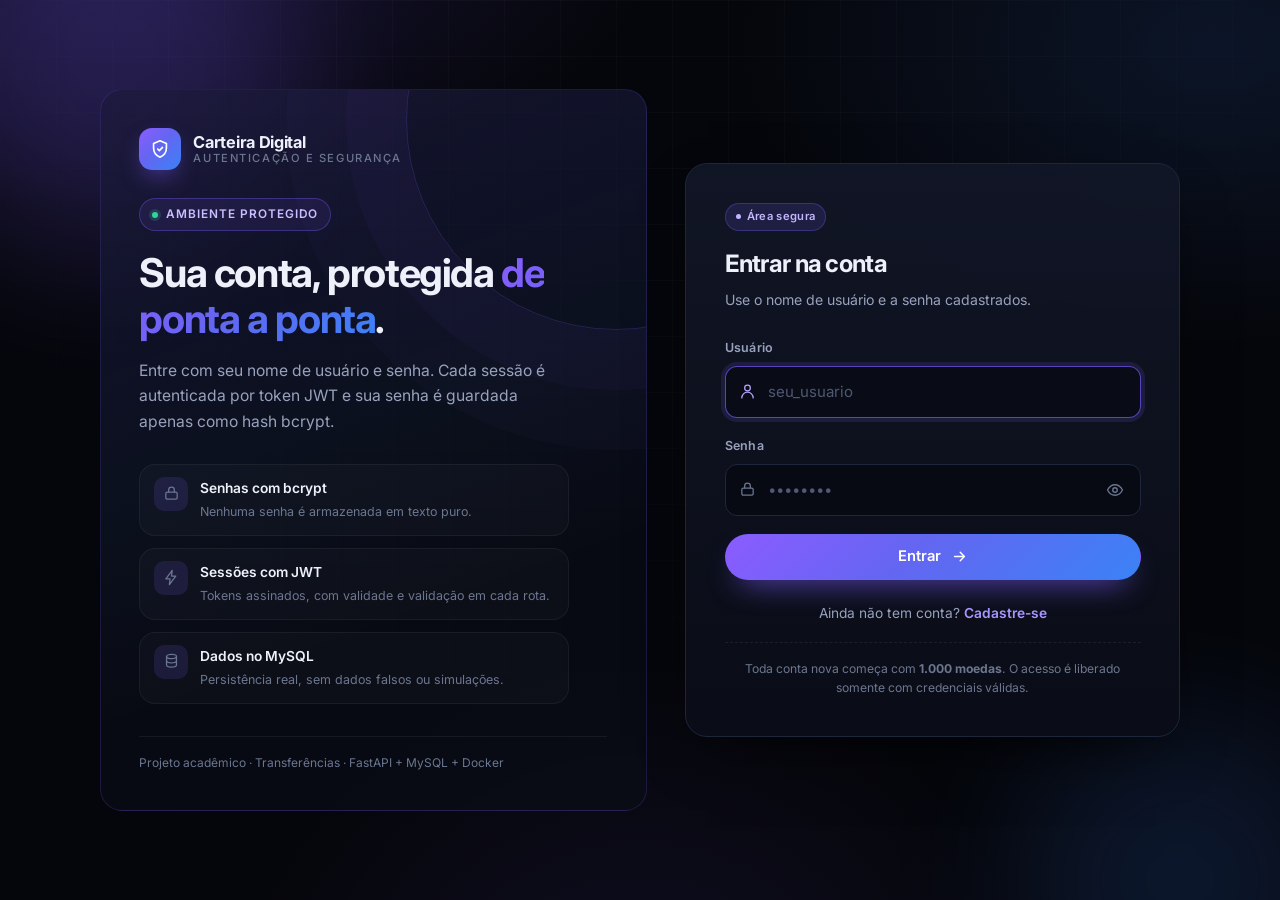
<file: frontend/index.html>
<!DOCTYPE html>
<html lang="pt-BR">
<head>
  <meta charset="UTF-8" />
  <meta name="viewport" content="width=device-width, initial-scale=1.0" />
  <meta name="description" content="Carteira Digital — login seguro com JWT e bcrypt." />
  <meta name="theme-color" content="#05060b" />
  <title>Entrar · Carteira Digital</title>
  <link rel="preconnect" href="https://fonts.googleapis.com" />
  <link rel="preconnect" href="https://fonts.gstatic.com" crossorigin />
  <link href="https://fonts.googleapis.com/css2?family=Inter:wght@400;500;600;700&display=swap" rel="stylesheet" />
  <link rel="stylesheet" href="css/styles.css" />
</head>
<body class="auth-page">
  <!-- Fundo decorativo -->
  <div class="bg-decor" aria-hidden="true">
    <span class="orb orb--1"></span>
    <span class="orb orb--2"></span>
  </div>

  <main class="auth-shell">
    <!-- Painel de apresentação -->
    <section class="auth-intro">
      <div class="auth-intro__content">
        <div class="brand" style="margin-bottom: 28px;">
          <span class="brand__mark" aria-hidden="true">
            <svg viewBox="0 0 24 24" fill="none" stroke-width="1.8" stroke-linecap="round" stroke-linejoin="round">
              <path d="M12 3l7 3v5c0 4.5-3 8.4-7 10-4-1.6-7-5.5-7-10V6l7-3z" />
              <path d="M9.5 12l1.8 1.8 3.4-3.6" />
            </svg>
          </span>
          <span class="brand__name">
            Carteira Digital
            <small>Autenticação e Segurança</small>
          </span>
        </div>

        <span class="eyebrow"><span class="dot"></span> Ambiente protegido</span>

        <h1>Sua conta, protegida <span>de ponta a ponta</span>.</h1>
        <p class="lead">
          Entre com seu nome de usuário e senha. Cada sessão é autenticada por
          token JWT e sua senha é guardada apenas como hash bcrypt.
        </p>

        <ul class="auth-features">
          <li class="auth-feature">
            <span class="auth-feature__icon" aria-hidden="true">
              <svg viewBox="0 0 24 24" fill="none" stroke="currentColor" stroke-width="1.8" stroke-linecap="round" stroke-linejoin="round">
                <rect x="4" y="10" width="16" height="10" rx="2" />
                <path d="M8 10V7a4 4 0 018 0v3" />
              </svg>
            </span>
            <div>
              <strong>Senhas com bcrypt</strong>
              <span>Nenhuma senha é armazenada em texto puro.</span>
            </div>
          </li>
          <li class="auth-feature">
            <span class="auth-feature__icon" aria-hidden="true">
              <svg viewBox="0 0 24 24" fill="none" stroke="currentColor" stroke-width="1.8" stroke-linecap="round" stroke-linejoin="round">
                <path d="M13 2L4 14h6l-1 8 9-12h-6l1-8z" />
              </svg>
            </span>
            <div>
              <strong>Sessões com JWT</strong>
              <span>Tokens assinados, com validade e validação em cada rota.</span>
            </div>
          </li>
          <li class="auth-feature">
            <span class="auth-feature__icon" aria-hidden="true">
              <svg viewBox="0 0 24 24" fill="none" stroke="currentColor" stroke-width="1.8" stroke-linecap="round" stroke-linejoin="round">
                <ellipse cx="12" cy="5" rx="7" ry="3" />
                <path d="M5 5v6c0 1.7 3.1 3 7 3s7-1.3 7-3V5" />
                <path d="M5 11v6c0 1.7 3.1 3 7 3s7-1.3 7-3v-6" />
              </svg>
            </span>
            <div>
              <strong>Dados no MySQL</strong>
              <span>Persistência real, sem dados falsos ou simulações.</span>
            </div>
          </li>
        </ul>
      </div>

      <p class="auth-intro__footer">
        Projeto acadêmico · Transferências · FastAPI + MySQL + Docker
      </p>
    </section>

    <!-- Formulário de login -->
    <section class="auth-card">
      <header class="auth-card__head">
        <span class="badge badge--purple">Área segura</span>
        <h2>Entrar na conta</h2>
        <p>Use o nome de usuário e a senha cadastrados.</p>
      </header>

      <form id="form-login" class="form" novalidate autocomplete="on">
        <div class="field">
          <label for="username">Usuário</label>
          <div class="input-wrap">
            <svg class="input-icon" viewBox="0 0 24 24" fill="none" stroke="currentColor" stroke-width="1.8" stroke-linecap="round" stroke-linejoin="round" aria-hidden="true">
              <path d="M20 21a8 8 0 10-16 0" />
              <circle cx="12" cy="7" r="4" />
            </svg>
            <input
              id="username"
              name="username"
              type="text"
              placeholder="seu_usuario"
              autocomplete="username"
              autocapitalize="none"
              spellcheck="false"
              minlength="3"
              maxlength="32"
              required
            />
          </div>
        </div>

        <div class="field">
          <label for="senha">Senha</label>
          <div class="input-wrap">
            <svg class="input-icon" viewBox="0 0 24 24" fill="none" stroke="currentColor" stroke-width="1.8" stroke-linecap="round" stroke-linejoin="round" aria-hidden="true">
              <rect x="4" y="10" width="16" height="10" rx="2" />
              <path d="M8 10V7a4 4 0 018 0v3" />
            </svg>
            <input
              id="senha"
              name="senha"
              type="password"
              placeholder="••••••••"
              autocomplete="current-password"
              minlength="6"
              maxlength="72"
              required
            />
            <button type="button" class="reveal" data-reveal="senha" aria-label="Mostrar senha" aria-pressed="false">
              <svg viewBox="0 0 24 24" fill="none" stroke="currentColor" stroke-width="1.8" stroke-linecap="round" stroke-linejoin="round" aria-hidden="true">
                <path d="M2 12s3.6-7 10-7 10 7 10 7-3.6 7-10 7S2 12 2 12z" />
                <circle cx="12" cy="12" r="3" />
              </svg>
            </button>
          </div>
        </div>

        <div id="login-error" class="form-error" role="alert" hidden></div>

        <button type="submit" class="btn btn--primary btn--block" id="btn-login">
          <span class="btn__label">Entrar</span>
          <svg viewBox="0 0 24 24" fill="none" stroke="currentColor" stroke-width="2" stroke-linecap="round" stroke-linejoin="round" aria-hidden="true">
            <path d="M5 12h14M13 6l6 6-6 6" />
          </svg>
        </button>
      </form>

      <p class="auth-switch">
        Ainda não tem conta? <a href="cadastro.html">Cadastre-se</a>
      </p>
      <p class="hint">
        Toda conta nova começa com <strong>1.000 moedas</strong>. O acesso é liberado
        somente com credenciais válidas.
      </p>
    </section>
  </main>

  <div class="toast-area" id="toast-area" aria-live="polite"></div>

  <script src="js/config.js"></script>
  <script src="js/api.js"></script>
  <script src="js/login.js"></script>
</body>
</html>
</file>
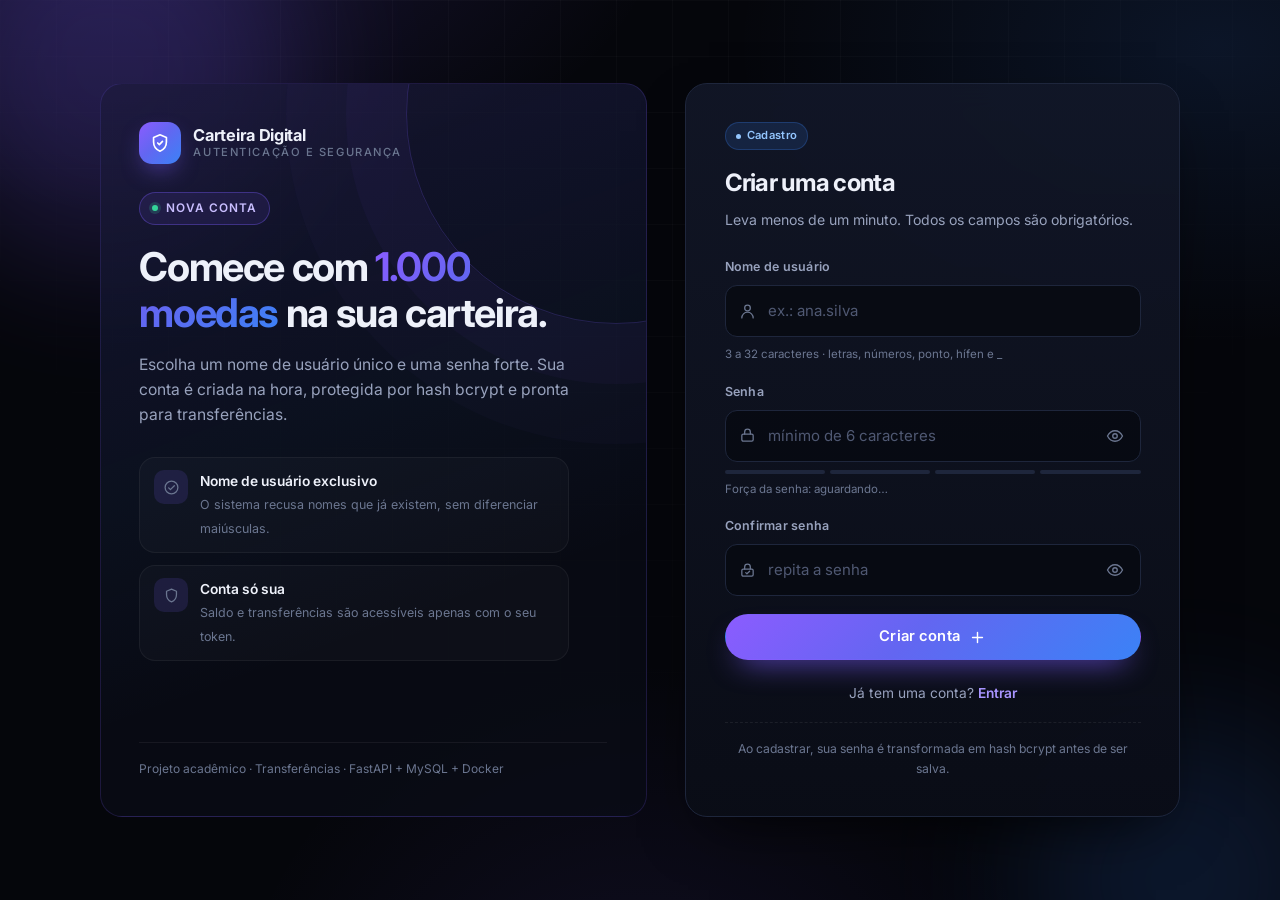
<file: frontend/cadastro.html>
<!DOCTYPE html>
<html lang="pt-BR">
<head>
  <meta charset="UTF-8" />
  <meta name="viewport" content="width=device-width, initial-scale=1.0" />
  <meta name="description" content="Crie sua conta na Carteira Digital com senha protegida por bcrypt." />
  <meta name="theme-color" content="#05060b" />
  <title>Criar conta · Carteira Digital</title>
  <link rel="preconnect" href="https://fonts.googleapis.com" />
  <link rel="preconnect" href="https://fonts.gstatic.com" crossorigin />
  <link href="https://fonts.googleapis.com/css2?family=Inter:wght@400;500;600;700&display=swap" rel="stylesheet" />
  <link rel="stylesheet" href="css/styles.css" />
</head>
<body class="auth-page">
  <div class="bg-decor" aria-hidden="true">
    <span class="orb orb--1"></span>
    <span class="orb orb--2"></span>
  </div>

  <main class="auth-shell">
    <section class="auth-intro">
      <div class="auth-intro__content">
        <div class="brand" style="margin-bottom: 28px;">
          <span class="brand__mark" aria-hidden="true">
            <svg viewBox="0 0 24 24" fill="none" stroke-width="1.8" stroke-linecap="round" stroke-linejoin="round">
              <path d="M12 3l7 3v5c0 4.5-3 8.4-7 10-4-1.6-7-5.5-7-10V6l7-3z" />
              <path d="M9.5 12l1.8 1.8 3.4-3.6" />
            </svg>
          </span>
          <span class="brand__name">
            Carteira Digital
            <small>Autenticação e Segurança</small>
          </span>
        </div>

        <span class="eyebrow"><span class="dot"></span> Nova conta</span>

        <h1>Comece com <span>1.000 moedas</span> na sua carteira.</h1>
        <p class="lead">
          Escolha um nome de usuário único e uma senha forte. Sua conta é criada
          na hora, protegida por hash bcrypt e pronta para transferências.
        </p>

        <ul class="auth-features">
          <li class="auth-feature">
            <span class="auth-feature__icon" aria-hidden="true">
              <svg viewBox="0 0 24 24" fill="none" stroke="currentColor" stroke-width="1.8" stroke-linecap="round" stroke-linejoin="round">
                <circle cx="12" cy="12" r="9" />
                <path d="M8 12.5l2.5 2.5L16 9.5" />
              </svg>
            </span>
            <div>
              <strong>Nome de usuário exclusivo</strong>
              <span>O sistema recusa nomes que já existem, sem diferenciar maiúsculas.</span>
            </div>
          </li>
          <li class="auth-feature">
            <span class="auth-feature__icon" aria-hidden="true">
              <svg viewBox="0 0 24 24" fill="none" stroke="currentColor" stroke-width="1.8" stroke-linecap="round" stroke-linejoin="round">
                <path d="M12 3l7 3v5c0 4.5-3 8.4-7 10-4-1.6-7-5.5-7-10V6l7-3z" />
              </svg>
            </span>
            <div>
              <strong>Conta só sua</strong>
              <span>Saldo e transferências são acessíveis apenas com o seu token.</span>
            </div>
          </li>
        </ul>
      </div>

      <p class="auth-intro__footer">
        Projeto acadêmico · Transferências · FastAPI + MySQL + Docker
      </p>
    </section>

    <section class="auth-card">
      <header class="auth-card__head">
        <span class="badge badge--info">Cadastro</span>
        <h2>Criar uma conta</h2>
        <p>Leva menos de um minuto. Todos os campos são obrigatórios.</p>
      </header>

      <form id="form-cadastro" class="form" novalidate autocomplete="on">
        <div class="field">
          <label for="username">Nome de usuário</label>
          <div class="input-wrap">
            <svg class="input-icon" viewBox="0 0 24 24" fill="none" stroke="currentColor" stroke-width="1.8" stroke-linecap="round" stroke-linejoin="round" aria-hidden="true">
              <path d="M20 21a8 8 0 10-16 0" />
              <circle cx="12" cy="7" r="4" />
            </svg>
            <input
              id="username"
              name="username"
              type="text"
              placeholder="ex.: ana.silva"
              autocomplete="username"
              autocapitalize="none"
              spellcheck="false"
              minlength="3"
              maxlength="32"
              pattern="[A-Za-z0-9._-]{3,32}"
              required
            />
          </div>
          <span class="strength__label">3 a 32 caracteres · letras, números, ponto, hífen e _</span>
        </div>

        <div class="field">
          <label for="senha">Senha</label>
          <div class="input-wrap">
            <svg class="input-icon" viewBox="0 0 24 24" fill="none" stroke="currentColor" stroke-width="1.8" stroke-linecap="round" stroke-linejoin="round" aria-hidden="true">
              <rect x="4" y="10" width="16" height="10" rx="2" />
              <path d="M8 10V7a4 4 0 018 0v3" />
            </svg>
            <input
              id="senha"
              name="senha"
              type="password"
              placeholder="mínimo de 6 caracteres"
              autocomplete="new-password"
              minlength="6"
              maxlength="72"
              required
            />
            <button type="button" class="reveal" data-reveal="senha" aria-label="Mostrar senha" aria-pressed="false">
              <svg viewBox="0 0 24 24" fill="none" stroke="currentColor" stroke-width="1.8" stroke-linecap="round" stroke-linejoin="round" aria-hidden="true">
                <path d="M2 12s3.6-7 10-7 10 7 10 7-3.6 7-10 7S2 12 2 12z" />
                <circle cx="12" cy="12" r="3" />
              </svg>
            </button>
          </div>
          <div class="strength" id="strength" data-level="0">
            <div class="strength__bars" aria-hidden="true"><i></i><i></i><i></i><i></i></div>
            <span class="strength__label" id="strength-label">Força da senha: aguardando…</span>
          </div>
        </div>

        <div class="field">
          <label for="confirmacao_senha">Confirmar senha</label>
          <div class="input-wrap">
            <svg class="input-icon" viewBox="0 0 24 24" fill="none" stroke="currentColor" stroke-width="1.8" stroke-linecap="round" stroke-linejoin="round" aria-hidden="true">
              <rect x="4" y="10" width="16" height="10" rx="2" />
              <path d="M8 10V7a4 4 0 018 0v3" />
              <path d="M9.5 15l1.7 1.7L15 13" />
            </svg>
            <input
              id="confirmacao_senha"
              name="confirmacao_senha"
              type="password"
              placeholder="repita a senha"
              autocomplete="new-password"
              minlength="6"
              maxlength="72"
              required
            />
            <button type="button" class="reveal" data-reveal="confirmacao_senha" aria-label="Mostrar confirmação de senha" aria-pressed="false">
              <svg viewBox="0 0 24 24" fill="none" stroke="currentColor" stroke-width="1.8" stroke-linecap="round" stroke-linejoin="round" aria-hidden="true">
                <path d="M2 12s3.6-7 10-7 10 7 10 7-3.6 7-10 7S2 12 2 12z" />
                <circle cx="12" cy="12" r="3" />
              </svg>
            </button>
          </div>
        </div>

        <div id="cadastro-error" class="form-error" role="alert" hidden></div>
        <div id="cadastro-success" class="form-success" role="status" hidden></div>

        <button type="submit" class="btn btn--primary btn--block" id="btn-cadastrar">
          <span class="btn__label">Criar conta</span>
          <svg viewBox="0 0 24 24" fill="none" stroke="currentColor" stroke-width="2" stroke-linecap="round" stroke-linejoin="round" aria-hidden="true">
            <path d="M12 5v14M5 12h14" />
          </svg>
        </button>
      </form>

      <p class="auth-switch">
        Já tem uma conta? <a href="index.html">Entrar</a>
      </p>
      <p class="hint">
        Ao cadastrar, sua senha é transformada em hash bcrypt antes de ser salva.
      </p>
    </section>
  </main>

  <div class="toast-area" id="toast-area" aria-live="polite"></div>

  <script src="js/config.js"></script>
  <script src="js/api.js"></script>
  <script src="js/cadastro.js"></script>
</body>
</html>
</file>
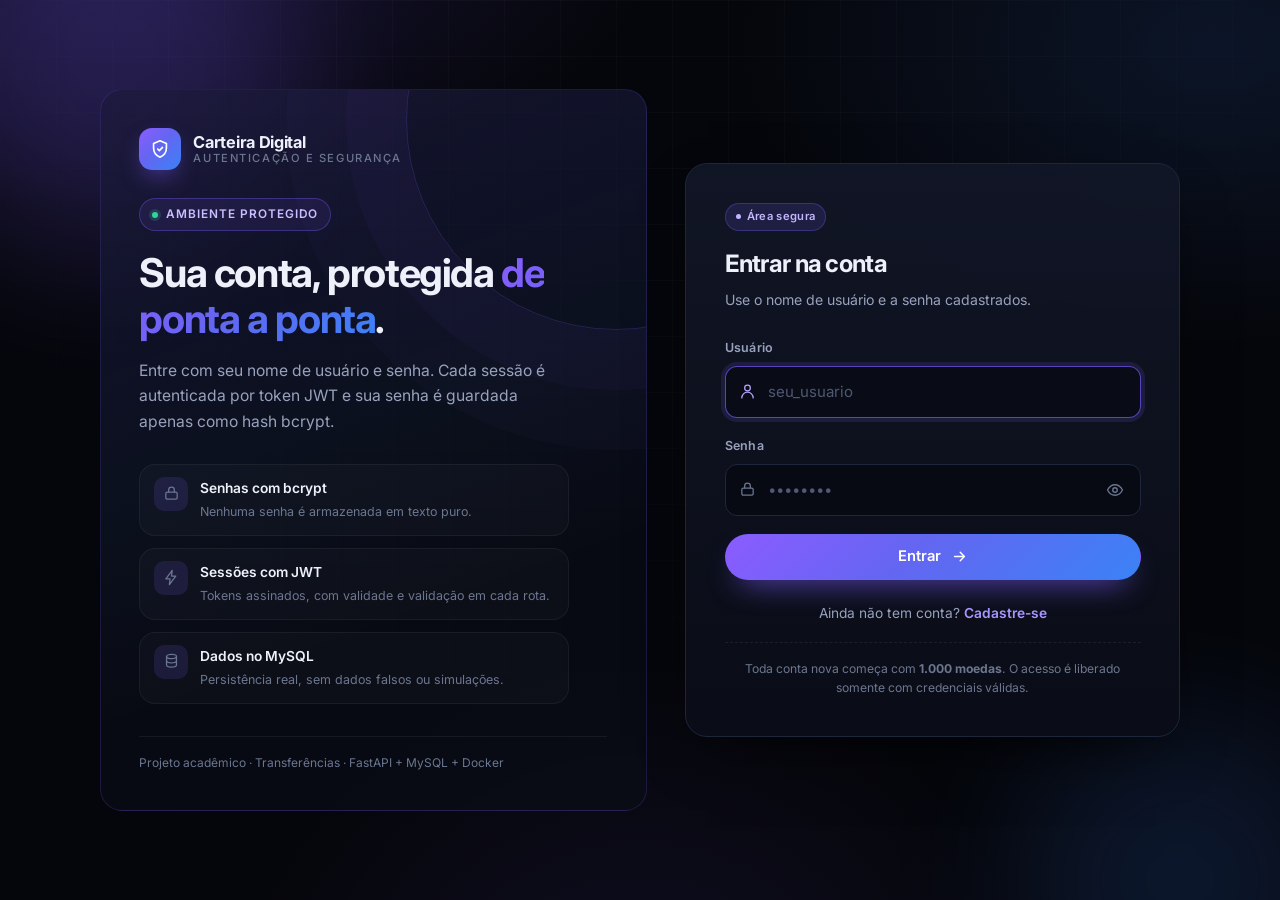
<file: frontend/painel.html>
<!DOCTYPE html>
<html lang="pt-BR">
<head>
  <meta charset="UTF-8" />
  <meta name="viewport" content="width=device-width, initial-scale=1.0" />
  <meta name="description" content="Painel da Carteira Digital: saldo, transferências e auditoria." />
  <meta name="theme-color" content="#05060b" />
  <title>Painel · Carteira Digital</title>
  <link rel="preconnect" href="https://fonts.googleapis.com" />
  <link rel="preconnect" href="https://fonts.gstatic.com" crossorigin />
  <link href="https://fonts.googleapis.com/css2?family=Inter:wght@400;500;600;700&display=swap" rel="stylesheet" />
  <link rel="stylesheet" href="css/styles.css" />
</head>
<body class="app">
  <div class="bg-decor" aria-hidden="true">
    <span class="orb orb--1"></span>
    <span class="orb orb--2"></span>
  </div>

  <!-- Barra superior -->
  <header class="topbar">
    <a class="brand" href="painel.html" aria-label="Carteira Digital — início">
      <span class="brand__mark" aria-hidden="true">
        <svg viewBox="0 0 24 24" fill="none" stroke-width="1.8" stroke-linecap="round" stroke-linejoin="round">
          <path d="M12 3l7 3v5c0 4.5-3 8.4-7 10-4-1.6-7-5.5-7-10V6l7-3z" />
          <path d="M9.5 12l1.8 1.8 3.4-3.6" />
        </svg>
      </span>
      <span class="brand__name">
        Carteira Digital
        <small>Autenticação e Segurança</small>
      </span>
    </a>

    <div class="topbar__right">
      <div class="user-chip" title="Usuário autenticado">
        <span class="avatar" id="avatar" aria-hidden="true">?</span>
        <span class="user-chip__meta">
          <strong id="chip-username">carregando…</strong>
          <span>Sessão JWT ativa</span>
        </span>
      </div>
      <button type="button" class="btn btn--danger-ghost btn--sm btn--logout" id="btn-logout">
        <svg viewBox="0 0 24 24" fill="none" stroke="currentColor" stroke-width="2" stroke-linecap="round" stroke-linejoin="round" aria-hidden="true">
          <path d="M9 21H5a2 2 0 01-2-2V5a2 2 0 012-2h4" />
          <path d="M16 17l5-5-5-5M21 12H9" />
        </svg>
        <span>Sair</span>
      </button>
    </div>
  </header>

  <main class="content">
    <div class="page-head">
      <div>
        <h1>Olá, <span id="user-name">—</span> 👋</h1>
        <p>Este é o seu painel. Todos os dados abaixo vêm da sua conta autenticada.</p>
      </div>
      <div class="toolbar">
        <button type="button" class="btn btn--ghost btn--sm" id="btn-atualizar">
          <svg viewBox="0 0 24 24" fill="none" stroke="currentColor" stroke-width="2" stroke-linecap="round" stroke-linejoin="round" aria-hidden="true">
            <path d="M21 12a9 9 0 11-3-6.7L21 8" />
            <path d="M21 3v5h-5" />
          </svg>
          Atualizar dados
        </button>
      </div>
    </div>

    <!-- Saldo -->
    <section class="card balance-card" aria-labelledby="saldo-titulo">
      <div class="card__head" style="margin-bottom: 0;">
        <div>
          <span class="balance-label" id="saldo-titulo">
            <svg viewBox="0 0 24 24" width="15" height="15" fill="none" stroke="currentColor" stroke-width="1.9" stroke-linecap="round" stroke-linejoin="round" aria-hidden="true">
              <rect x="2.5" y="6" width="19" height="13" rx="3" />
              <path d="M2.5 10h19" />
              <circle cx="17" cy="14.5" r="1.2" fill="currentColor" stroke="none" />
            </svg>
            Saldo disponível
          </span>
          <div class="balance-value">
            <span id="saldo" class="skeleton">0,00</span>
            <span class="unit">moedas</span>
          </div>
        </div>
        <button type="button" class="btn btn--ghost btn--icon" id="btn-ocultar" aria-label="Ocultar saldo" aria-pressed="false">
          <svg viewBox="0 0 24 24" fill="none" stroke="currentColor" stroke-width="1.8" stroke-linecap="round" stroke-linejoin="round" aria-hidden="true">
            <path d="M2 12s3.6-7 10-7 10 7 10 7-3.6 7-10 7S2 12 2 12z" />
            <circle cx="12" cy="12" r="3" />
          </svg>
        </button>
      </div>

      <div class="balance-actions">
        <a href="#transferir" class="btn btn--primary">
          <svg viewBox="0 0 24 24" fill="none" stroke="currentColor" stroke-width="2" stroke-linecap="round" stroke-linejoin="round" aria-hidden="true">
            <path d="M4 12h13M11 6l6 6-6 6" />
            <path d="M20 5v14" />
          </svg>
          Fazer transferência
        </a>
        <button type="button" class="btn btn--ghost" id="btn-atualizar-saldo">
          <svg viewBox="0 0 24 24" fill="none" stroke="currentColor" stroke-width="2" stroke-linecap="round" stroke-linejoin="round" aria-hidden="true">
            <path d="M21 12a9 9 0 11-2.6-6.4M21 3v5h-5" />
          </svg>
          Consultar saldo
        </button>
      </div>

      <div class="balance-meta">
        <span>
          <svg viewBox="0 0 24 24" fill="none" stroke="currentColor" stroke-width="2.2" stroke-linecap="round" stroke-linejoin="round" aria-hidden="true"><path d="M4 12.5l5 5L20 6.5" /></svg>
          Conta <strong class="mono">#<span id="conta-id">—</span></strong>
        </span>
        <span>
          <svg viewBox="0 0 24 24" fill="none" stroke="currentColor" stroke-width="2.2" stroke-linecap="round" stroke-linejoin="round" aria-hidden="true"><path d="M4 12.5l5 5L20 6.5" /></svg>
          Protegida por autenticação JWT
        </span>
        <span>
          <svg viewBox="0 0 24 24" fill="none" stroke="currentColor" stroke-width="2.2" stroke-linecap="round" stroke-linejoin="round" aria-hidden="true"><path d="M4 12.5l5 5L20 6.5" /></svg>
          Atualizado às <strong id="atualizado-em">—</strong>
        </span>
      </div>
    </section>

    <div class="dashboard-grid">
      <!-- Coluna principal -->
      <div class="col">
        <!-- Transferência -->
        <section class="card" id="transferir" aria-labelledby="titulo-transferir">
          <div class="card__head">
            <div>
              <h2 class="card__title" id="titulo-transferir">
                <svg viewBox="0 0 24 24" fill="none" stroke="currentColor" stroke-width="1.9" stroke-linecap="round" stroke-linejoin="round" aria-hidden="true">
                  <path d="M4 8h13M14 4l4 4-4 4" />
                  <path d="M20 16H7M10 20l-4-4 4-4" />
                </svg>
                Nova transferência
              </h2>
              <p class="card__subtitle">Envie moedas para outro usuário cadastrado.</p>
            </div>
            <span class="badge badge--success">Protegido</span>
          </div>

          <form id="form-transferencia" class="form" novalidate>
            <div class="field">
              <label for="destino">Usuário de destino</label>
              <div class="input-wrap">
                <svg class="input-icon" viewBox="0 0 24 24" fill="none" stroke="currentColor" stroke-width="1.8" stroke-linecap="round" stroke-linejoin="round" aria-hidden="true">
                  <circle cx="12" cy="12" r="9" />
                  <path d="M15.5 8.5l-2 5-5 2 2-5 5-2z" />
                </svg>
                <input
                  id="destino"
                  name="destino"
                  type="text"
                  placeholder="nome do usuário"
                  autocomplete="off"
                  autocapitalize="none"
                  spellcheck="false"
                  minlength="3"
                  maxlength="32"
                  required
                />
              </div>
            </div>

            <div class="field">
              <label for="valor">Valor (moedas)</label>
              <div class="input-wrap">
                <svg class="input-icon" viewBox="0 0 24 24" fill="none" stroke="currentColor" stroke-width="1.8" stroke-linecap="round" stroke-linejoin="round" aria-hidden="true">
                  <circle cx="12" cy="12" r="9" />
                  <path d="M12 7v10M9.5 9.2c0-1.1 1.1-1.7 2.5-1.7s2.5.6 2.5 1.7c0 1-.8 1.4-2.5 1.8s-2.5.8-2.5 1.8c0 1.1 1.1 1.7 2.5 1.7s2.5-.6 2.5-1.7" />
                </svg>
                <input
                  id="valor"
                  name="valor"
                  type="number"
                  placeholder="100"
                  inputmode="numeric"
                  min="1"
                  step="1"
                  required
                />
              </div>
            </div>

            <p class="origem-nota">
              <svg viewBox="0 0 24 24" width="14" height="14" fill="none" stroke="currentColor" stroke-width="1.9" stroke-linecap="round" stroke-linejoin="round" aria-hidden="true">
                <rect x="4" y="10" width="16" height="10" rx="2" />
                <path d="M8 10V7a4 4 0 018 0v3" />
              </svg>
              A conta de origem é definida pelo seu token: <strong id="origem-label">@—</strong>
            </p>

            <div id="transferencia-error" class="form-error" role="alert" hidden></div>

            <button type="submit" class="btn btn--primary" id="btn-transferir">
              <span class="btn__label">Transferir agora</span>
              <svg viewBox="0 0 24 24" fill="none" stroke="currentColor" stroke-width="2" stroke-linecap="round" stroke-linejoin="round" aria-hidden="true">
                <path d="M4 12h14M13 6l6 6-6 6" />
              </svg>
            </button>
          </form>
        </section>

        <!-- Extrato -->
        <section class="card" aria-labelledby="titulo-extrato">
          <div class="card__head">
            <div>
              <h2 class="card__title" id="titulo-extrato">
                <svg viewBox="0 0 24 24" fill="none" stroke="currentColor" stroke-width="1.9" stroke-linecap="round" stroke-linejoin="round" aria-hidden="true">
                  <path d="M4 5h16v14H4z" />
                  <path d="M8 9h8M8 13h8M8 17h5" />
                </svg>
                Histórico de transferências
              </h2>
              <p class="card__subtitle">Suas últimas movimentações, enviadas e recebidas.</p>
            </div>
            <button type="button" class="btn btn--ghost btn--sm" id="btn-atualizar-extrato" aria-label="Atualizar histórico">
              <svg viewBox="0 0 24 24" fill="none" stroke="currentColor" stroke-width="2" stroke-linecap="round" stroke-linejoin="round" aria-hidden="true">
                <path d="M21 12a9 9 0 11-3-6.7L21 8" />
                <path d="M21 3v5h-5" />
              </svg>
            </button>
          </div>
          <div class="tx-list" id="extrato-list" aria-live="polite">
            <div class="empty-state">
              <svg viewBox="0 0 24 24" fill="none" stroke="currentColor" stroke-width="1.5" stroke-linecap="round" stroke-linejoin="round" aria-hidden="true">
                <circle cx="12" cy="12" r="9" />
                <path d="M12 8v5l3 2" />
              </svg>
              Carregando movimentações…
            </div>
          </div>
        </section>
      </div>

      <!-- Coluna lateral -->
      <div class="col">
        <!-- Dados da conta -->
        <section class="card" aria-labelledby="titulo-conta">
          <div class="card__head">
            <div>
              <h2 class="card__title" id="titulo-conta">
                <svg viewBox="0 0 24 24" fill="none" stroke="currentColor" stroke-width="1.9" stroke-linecap="round" stroke-linejoin="round" aria-hidden="true">
                  <circle cx="12" cy="8" r="4" />
                  <path d="M4 21a8 8 0 0116 0" />
                </svg>
                Dados da minha conta
              </h2>
              <p class="card__subtitle">Somente você tem acesso a estes dados.</p>
            </div>
            <span class="badge badge--purple">Privado</span>
          </div>

          <dl class="info-list">
            <div class="info-row">
              <dt>Usuário</dt>
              <dd id="conta-usuario">—</dd>
            </div>
            <div class="info-row">
              <dt>Identificador da conta</dt>
              <dd class="mono" id="conta-identificador">—</dd>
            </div>
            <div class="info-row">
              <dt>Saldo atual</dt>
              <dd id="conta-saldo">—</dd>
            </div>
            <div class="info-row">
              <dt>Segurança</dt>
              <dd><span class="badge badge--success">bcrypt + JWT</span></dd>
            </div>
            <div class="info-row">
              <dt>Sessão expira em</dt>
              <dd id="sessao-expira">—</dd>
            </div>
            <div class="info-row">
              <dt>Servidor</dt>
              <dd><span class="badge badge--info" id="servidor-status">verificando…</span></dd>
            </div>
          </dl>
        </section>

        <!-- Auditoria pública -->
        <section class="card" aria-labelledby="titulo-auditoria">
          <div class="card__head">
            <div>
              <h2 class="card__title" id="titulo-auditoria">
                <svg viewBox="0 0 24 24" fill="none" stroke="currentColor" stroke-width="1.9" stroke-linecap="round" stroke-linejoin="round" aria-hidden="true">
                  <path d="M12 3l8 4v5c0 5-3.4 8.4-8 9-4.6-.6-8-4-8-9V7l8-4z" />
                  <path d="M9 12l2 2 4-4" />
                </svg>
                Auditoria do sistema
              </h2>
              <p class="card__subtitle">Totais do sistema em tempo real (rota pública).</p>
            </div>
            <button type="button" class="btn btn--ghost btn--sm" id="btn-atualizar-auditoria" aria-label="Atualizar auditoria">
              <svg viewBox="0 0 24 24" fill="none" stroke="currentColor" stroke-width="2" stroke-linecap="round" stroke-linejoin="round" aria-hidden="true">
                <path d="M21 12a9 9 0 11-3-6.7L21 8" />
                <path d="M21 3v5h-5" />
              </svg>
            </button>
          </div>
          <div class="audit-list" id="audit-list" aria-live="polite">
            <div class="empty-state">
              <svg viewBox="0 0 24 24" fill="none" stroke="currentColor" stroke-width="1.5" stroke-linecap="round" stroke-linejoin="round" aria-hidden="true">
                <path d="M4 5h16v14H4z" />
                <path d="M8 9h8M8 13h5" />
              </svg>
              Carregando eventos…
            </div>
          </div>
        </section>
      </div>
    </div>
  </main>

  <footer class="app-footer">
    <span>Carteira Digital · Autenticação e Segurança</span>
    <span>FastAPI + MySQL + JWT + bcrypt</span>
  </footer>

  <div class="toast-area" id="toast-area" aria-live="polite"></div>

  <script src="js/config.js"></script>
  <script src="js/api.js"></script>
  <script src="js/painel.js"></script>
</body>
</html>
</file>
<file: frontend/css/styles.css>
:root {
  /* Fundos */
  --bg: #05060b;
  --bg-elevated: #0b0e17;
  --card: #0e1220;
  --card-2: #121728;
  --card-hover: #161c30;
  --border: #1e263c;
  --border-strong: #2a3450;

  /* Texto */
  --text: #eef1fa;
  --text-muted: #98a2bd;
  --text-dim: #6b7690;

  /* Marca */
  --purple: #7c5cff;
  --purple-strong: #6a45ff;
  --purple-soft: rgba(124, 92, 255, 0.14);
  --blue: #3b82f6;
  --blue-soft: rgba(59, 130, 246, 0.14);
  --gradient: linear-gradient(135deg, #8b5cff 0%, #6366f1 45%, #3b82f6 100%);

  /* Estados */
  --success: #34d399;
  --success-soft: rgba(52, 211, 153, 0.12);
  --danger: #f87171;
  --danger-soft: rgba(248, 113, 113, 0.12);
  --warning: #fbbf24;

  /* Formas */
  --radius-sm: 10px;
  --radius: 16px;
  --radius-lg: 22px;
  --radius-pill: 999px;

  --shadow: 0 24px 60px -24px rgba(0, 0, 0, 0.85);
  --shadow-glow: 0 0 0 1px rgba(124, 92, 255, 0.25), 0 18px 50px -18px rgba(124, 92, 255, 0.5);

  --font: "Inter", "Segoe UI", system-ui, -apple-system, "Helvetica Neue", Arial, sans-serif;
  --mono: "JetBrains Mono", "SFMono-Regular", Consolas, monospace;

  --transition: 180ms cubic-bezier(0.4, 0, 0.2, 1);
}

/* -------------------------------- Reset -------------------------------- */
*,
*::before,
*::after {
  box-sizing: border-box;
}

html {
  color-scheme: dark;
  scroll-behavior: smooth;
}

body {
  margin: 0;
  min-height: 100vh;
  background: var(--bg);
  color: var(--text);
  font-family: var(--font);
  font-size: 15px;
  line-height: 1.6;
  -webkit-font-smoothing: antialiased;
  text-rendering: optimizeLegibility;
}

h1, h2, h3, h4, p, ul, figure {
  margin: 0;
}

ul {
  padding: 0;
  list-style: none;
}

a {
  color: #a996ff;
  text-decoration: none;
  transition: color var(--transition);
}

a:hover {
  color: #c4b6ff;
}

button,
input,
select {
  font: inherit;
  color: inherit;
}

img,
svg {
  display: block;
  max-width: 100%;
}

:focus-visible {
  outline: 2px solid var(--purple);
  outline-offset: 3px;
}

::selection {
  background: rgba(124, 92, 255, 0.45);
  color: #fff;
}

/* --------------------------- Fundo decorativo --------------------------- */
.bg-decor {
  position: fixed;
  inset: 0;
  z-index: -1;
  overflow: hidden;
  background:
    radial-gradient(900px 500px at 10% -10%, rgba(124, 92, 255, 0.18), transparent 60%),
    radial-gradient(800px 500px at 95% 5%, rgba(59, 130, 246, 0.12), transparent 60%),
    radial-gradient(700px 700px at 50% 120%, rgba(124, 92, 255, 0.1), transparent 60%),
    var(--bg);
}

.bg-decor::before {
  content: "";
  position: absolute;
  inset: 0;
  background-image:
    linear-gradient(rgba(255, 255, 255, 0.025) 1px, transparent 1px),
    linear-gradient(90deg, rgba(255, 255, 255, 0.025) 1px, transparent 1px);
  background-size: 56px 56px;
  mask-image: radial-gradient(circle at 50% 0%, #000 25%, transparent 75%);
  -webkit-mask-image: radial-gradient(circle at 50% 0%, #000 25%, transparent 75%);
}

.bg-decor .orb {
  position: absolute;
  border-radius: 50%;
  filter: blur(70px);
  opacity: 0.5;
  animation: flutuar 16s ease-in-out infinite;
}

.bg-decor .orb--1 {
  width: 380px;
  height: 380px;
  top: -120px;
  left: -80px;
  background: rgba(124, 92, 255, 0.4);
}

.bg-decor .orb--2 {
  width: 320px;
  height: 320px;
  bottom: -140px;
  right: -60px;
  background: rgba(59, 130, 246, 0.28);
  animation-delay: -7s;
}

@keyframes flutuar {
  0%, 100% { transform: translate3d(0, 0, 0) scale(1); }
  50% { transform: translate3d(24px, 28px, 0) scale(1.08); }
}

/* -------------------------------- Marca -------------------------------- */
.brand {
  display: flex;
  align-items: center;
  gap: 12px;
  font-weight: 700;
  letter-spacing: -0.02em;
}

.brand__mark {
  display: grid;
  place-items: center;
  width: 42px;
  height: 42px;
  border-radius: 13px;
  background: var(--gradient);
  box-shadow: 0 10px 26px -10px rgba(124, 92, 255, 0.9);
  flex: 0 0 auto;
}

.brand__mark svg {
  width: 22px;
  height: 22px;
  stroke: #fff;
}

.brand__name {
  font-size: 1.02rem;
  line-height: 1.2;
}

.brand__name small {
  display: block;
  font-size: 0.7rem;
  font-weight: 500;
  letter-spacing: 0.14em;
  text-transform: uppercase;
  color: var(--text-dim);
}

/* ------------------------------ Autenticação --------------------------- */
.auth-page {
  display: grid;
  place-items: center;
  padding: clamp(20px, 4vw, 56px);
}

.auth-shell {
  width: min(1080px, 100%);
  display: grid;
  grid-template-columns: 1.05fr 0.95fr;
  gap: clamp(22px, 3vw, 40px);
  align-items: stretch;
}

.auth-intro {
  display: flex;
  flex-direction: column;
  justify-content: space-between;
  gap: 32px;
  padding: clamp(26px, 3vw, 44px);
  border-radius: var(--radius-lg);
  border: 1px solid rgba(124, 92, 255, 0.18);
  background:
    linear-gradient(160deg, rgba(124, 92, 255, 0.12), rgba(59, 130, 246, 0.05) 45%, transparent 70%),
    rgba(10, 13, 23, 0.7);
  position: relative;
  overflow: hidden;
}

.auth-intro::after {
  content: "";
  position: absolute;
  width: 420px;
  height: 420px;
  right: -180px;
  top: -180px;
  border-radius: 50%;
  border: 1px solid rgba(124, 92, 255, 0.22);
  box-shadow: 0 0 0 60px rgba(124, 92, 255, 0.04), 0 0 0 120px rgba(124, 92, 255, 0.025);
  pointer-events: none;
}

.auth-intro__content {
  position: relative;
  z-index: 1;
  max-width: 430px;
}

.eyebrow {
  display: inline-flex;
  align-items: center;
  gap: 8px;
  padding: 6px 12px;
  margin-bottom: 20px;
  border-radius: var(--radius-pill);
  border: 1px solid rgba(124, 92, 255, 0.35);
  background: rgba(124, 92, 255, 0.1);
  color: #c9beff;
  font-size: 0.74rem;
  font-weight: 600;
  letter-spacing: 0.08em;
  text-transform: uppercase;
}

.eyebrow .dot {
  width: 6px;
  height: 6px;
  border-radius: 50%;
  background: var(--success);
  box-shadow: 0 0 0 3px rgba(52, 211, 153, 0.18);
}

.auth-intro h1 {
  font-size: clamp(1.8rem, 3.1vw, 2.5rem);
  line-height: 1.15;
  letter-spacing: -0.035em;
  font-weight: 700;
}

.auth-intro h1 span {
  background: var(--gradient);
  -webkit-background-clip: text;
  background-clip: text;
  color: transparent;
}

.auth-intro p.lead {
  margin-top: 16px;
  color: var(--text-muted);
  font-size: 0.98rem;
}

.auth-features {
  display: grid;
  gap: 12px;
  margin-top: 30px;
}

.auth-feature {
  display: flex;
  align-items: flex-start;
  gap: 12px;
  padding: 12px 14px;
  border-radius: var(--radius);
  border: 1px solid rgba(255, 255, 255, 0.05);
  background: rgba(255, 255, 255, 0.025);
}

.auth-feature__icon {
  display: grid;
  place-items: center;
  width: 34px;
  height: 34px;
  flex: 0 0 auto;
  border-radius: 10px;
  background: var(--purple-soft);
  color: #b8a8ff;
}

.auth-feature__icon svg {
  width: 17px;
  height: 17px;
}

.auth-feature strong {
  display: block;
  font-size: 0.86rem;
  font-weight: 600;
}

.auth-feature span {
  font-size: 0.78rem;
  color: var(--text-dim);
}

.auth-intro__footer {
  position: relative;
  z-index: 1;
  font-size: 0.75rem;
  color: var(--text-dim);
  border-top: 1px solid rgba(255, 255, 255, 0.06);
  padding-top: 16px;
}

.auth-card {
  align-self: center;
  padding: clamp(26px, 3vw, 40px);
  border-radius: var(--radius-lg);
  border: 1px solid var(--border);
  background: linear-gradient(180deg, rgba(18, 23, 40, 0.92), rgba(10, 13, 23, 0.96));
  box-shadow: var(--shadow);
  backdrop-filter: blur(14px);
}

.auth-card__head {
  margin-bottom: 26px;
}

.auth-card h2 {
  margin-top: 14px;
  font-size: 1.5rem;
  letter-spacing: -0.03em;
}

.auth-card__head p {
  margin-top: 6px;
  color: var(--text-muted);
  font-size: 0.88rem;
}

/* ------------------------------- Formulários --------------------------- */
.form {
  display: grid;
  gap: 18px;
}

.field {
  display: grid;
  gap: 8px;
}

.field > label {
  font-size: 0.78rem;
  font-weight: 600;
  letter-spacing: 0.02em;
  color: var(--text-muted);
}

.input-wrap {
  position: relative;
  display: flex;
  align-items: center;
}

.input-wrap .input-icon {
  position: absolute;
  left: 14px;
  width: 17px;
  height: 17px;
  color: var(--text-dim);
  pointer-events: none;
  transition: color var(--transition);
}

.input-wrap input {
  width: 100%;
  padding: 13px 14px 13px 42px;
  border-radius: 12px;
  border: 1px solid var(--border);
  background: rgba(6, 8, 15, 0.75);
  color: var(--text);
  font-size: 0.94rem;
  transition: border-color var(--transition), box-shadow var(--transition), background var(--transition);
}

.input-wrap input::placeholder {
  color: #4f5872;
}

.input-wrap input:hover {
  border-color: var(--border-strong);
}

.input-wrap input:focus {
  outline: none;
  border-color: rgba(124, 92, 255, 0.7);
  background: rgba(10, 13, 24, 0.95);
  box-shadow: 0 0 0 4px rgba(124, 92, 255, 0.14);
}

.input-wrap:focus-within .input-icon {
  color: #b3a3ff;
}

.input-wrap input:disabled {
  opacity: 0.6;
  cursor: not-allowed;
}

/* Botão de mostrar/ocultar senha */
.reveal {
  position: absolute;
  right: 8px;
  display: grid;
  place-items: center;
  width: 36px;
  height: 36px;
  border: 0;
  border-radius: 9px;
  background: transparent;
  color: var(--text-dim);
  cursor: pointer;
  transition: color var(--transition), background var(--transition);
}

.reveal:hover {
  color: var(--text);
  background: rgba(255, 255, 255, 0.06);
}

.reveal svg {
  width: 18px;
  height: 18px;
}

.input-wrap input[type="password"] {
  padding-right: 48px;
}

/* Força da senha */
.strength {
  display: grid;
  gap: 6px;
}

.strength__bars {
  display: flex;
  gap: 5px;
}

.strength__bars i {
  height: 4px;
  flex: 1;
  border-radius: 999px;
  background: var(--border);
  transition: background var(--transition);
}

.strength__label {
  font-size: 0.72rem;
  color: var(--text-dim);
}

.strength[data-level="1"] .strength__bars i:nth-child(-n+1),
.strength[data-level="1"] .strength__bar--on { background: var(--danger); }
.strength[data-level="2"] .strength__bars i:nth-child(-n+2) { background: var(--warning); }
.strength[data-level="3"] .strength__bars i:nth-child(-n+3) { background: #a3e635; }
.strength[data-level="4"] .strength__bars i { background: var(--success); }

/* Mensagens de erro */
.form-error {
  display: flex;
  align-items: flex-start;
  gap: 10px;
  padding: 12px 14px;
  border-radius: 12px;
  border: 1px solid rgba(248, 113, 113, 0.3);
  background: var(--danger-soft);
  color: #fecaca;
  font-size: 0.83rem;
  animation: aparecer 220ms ease-out;
}

.form-error svg {
  width: 16px;
  height: 16px;
  flex: 0 0 auto;
  margin-top: 2px;
}

.form-success {
  display: flex;
  align-items: flex-start;
  gap: 10px;
  padding: 12px 14px;
  border-radius: 12px;
  border: 1px solid rgba(52, 211, 153, 0.3);
  background: var(--success-soft);
  color: #a7f3d0;
  font-size: 0.83rem;
}

.form-success svg {
  width: 16px;
  height: 16px;
  flex: 0 0 auto;
  margin-top: 2px;
}

@keyframes aparecer {
  from { opacity: 0; transform: translateY(-4px); }
  to { opacity: 1; transform: translateY(0); }
}

/* -------------------------------- Botões -------------------------------- */
.btn {
  position: relative;
  display: inline-flex;
  align-items: center;
  justify-content: center;
  gap: 9px;
  min-height: 46px;
  padding: 0 22px;
  border: 1px solid transparent;
  border-radius: var(--radius-pill);
  font-size: 0.92rem;
  font-weight: 600;
  letter-spacing: 0.01em;
  cursor: pointer;
  transition: transform var(--transition), box-shadow var(--transition), background var(--transition), border-color var(--transition), opacity var(--transition);
  white-space: nowrap;
  user-select: none;
}

.btn svg {
  width: 17px;
  height: 17px;
}

.btn:active {
  transform: translateY(1px) scale(0.995);
}

.btn:disabled {
  opacity: 0.65;
  cursor: not-allowed;
  transform: none;
}

.btn--primary {
  background: var(--gradient);
  color: #fff;
  box-shadow: 0 14px 30px -14px rgba(124, 92, 255, 0.9);
}

.btn--primary:hover:not(:disabled) {
  box-shadow: 0 18px 38px -14px rgba(124, 92, 255, 1);
  filter: brightness(1.06);
}

.btn--ghost {
  background: rgba(255, 255, 255, 0.04);
  border-color: var(--border);
  color: var(--text);
}

.btn--ghost:hover:not(:disabled) {
  background: rgba(255, 255, 255, 0.07);
  border-color: var(--border-strong);
}

.btn--danger-ghost {
  background: transparent;
  border-color: rgba(248, 113, 113, 0.25);
  color: #fca5a5;
}

.btn--danger-ghost:hover:not(:disabled) {
  background: var(--danger-soft);
  border-color: rgba(248, 113, 113, 0.5);
}

.btn--block {
  width: 100%;
}

.btn--sm {
  min-height: 36px;
  padding: 0 14px;
  font-size: 0.8rem;
}

.btn--icon {
  width: 40px;
  min-height: 40px;
  padding: 0;
  border-radius: 12px;
}

/* Spinner do botão */
.btn.is-loading .btn__label {
  opacity: 0;
}

.btn.is-loading::after {
  content: "";
  position: absolute;
  width: 18px;
  height: 18px;
  border-radius: 50%;
  border: 2px solid rgba(255, 255, 255, 0.35);
  border-top-color: #fff;
  animation: girar 700ms linear infinite;
}

@keyframes girar {
  to { transform: rotate(360deg); }
}

/* Links auxiliares */
.auth-switch {
  margin-top: 22px;
  text-align: center;
  font-size: 0.86rem;
  color: var(--text-muted);
}

.auth-switch a {
  font-weight: 600;
}

.hint {
  margin-top: 18px;
  padding-top: 16px;
  border-top: 1px dashed rgba(255, 255, 255, 0.07);
  font-size: 0.76rem;
  color: var(--text-dim);
  text-align: center;
}

/* ------------------------------ Aplicação ------------------------------- */
.app {
  min-height: 100vh;
  display: flex;
  flex-direction: column;
}

.topbar {
  position: sticky;
  top: 0;
  z-index: 30;
  display: flex;
  align-items: center;
  justify-content: space-between;
  gap: 16px;
  padding: 14px clamp(18px, 4vw, 44px);
  border-bottom: 1px solid rgba(255, 255, 255, 0.06);
  background: rgba(5, 6, 11, 0.72);
  backdrop-filter: blur(16px);
}

.topbar__right {
  display: flex;
  align-items: center;
  gap: 12px;
}

.user-chip {
  display: flex;
  align-items: center;
  gap: 10px;
  padding: 6px 14px 6px 6px;
  border-radius: var(--radius-pill);
  border: 1px solid var(--border);
  background: rgba(255, 255, 255, 0.03);
}

.avatar {
  display: grid;
  place-items: center;
  width: 34px;
  height: 34px;
  border-radius: 50%;
  background: var(--gradient);
  color: #fff;
  font-size: 0.82rem;
  font-weight: 700;
  text-transform: uppercase;
  flex: 0 0 auto;
}

.user-chip__meta {
  line-height: 1.15;
}

.user-chip__meta strong {
  display: block;
  font-size: 0.83rem;
  font-weight: 600;
}

.user-chip__meta span {
  font-size: 0.68rem;
  color: var(--text-dim);
}

/* Conteúdo */
.content {
  width: min(1180px, 100%);
  margin: 0 auto;
  padding: clamp(22px, 3.4vw, 40px) clamp(18px, 4vw, 44px) 56px;
  display: grid;
  gap: clamp(18px, 2.4vw, 26px);
}

.page-head {
  display: flex;
  flex-wrap: wrap;
  align-items: flex-end;
  justify-content: space-between;
  gap: 16px;
}

.page-head h1 {
  font-size: clamp(1.5rem, 2.6vw, 2rem);
  letter-spacing: -0.035em;
  font-weight: 700;
}

.page-head p {
  margin-top: 6px;
  color: var(--text-muted);
  font-size: 0.9rem;
}

.toolbar {
  display: flex;
  gap: 10px;
  flex-wrap: wrap;
}

/* Cards */
.card {
  position: relative;
  padding: clamp(20px, 2.4vw, 28px);
  border-radius: var(--radius-lg);
  border: 1px solid var(--border);
  background: linear-gradient(180deg, rgba(18, 23, 40, 0.72), rgba(11, 14, 23, 0.92));
  box-shadow: 0 20px 50px -34px rgba(0, 0, 0, 0.9);
}

.card__head {
  display: flex;
  align-items: flex-start;
  justify-content: space-between;
  gap: 14px;
  margin-bottom: 20px;
}

.card__title {
  display: flex;
  align-items: center;
  gap: 10px;
  font-size: 0.92rem;
  font-weight: 600;
  letter-spacing: -0.01em;
}

.card__title svg {
  width: 18px;
  height: 18px;
  color: #b3a3ff;
}

.card__subtitle {
  margin-top: 4px;
  font-size: 0.78rem;
  color: var(--text-dim);
}

/* Grade do painel */
.dashboard-grid {
  display: grid;
  grid-template-columns: 1.25fr 0.75fr;
  gap: clamp(18px, 2.4vw, 26px);
  align-items: start;
}

.dashboard-grid .col {
  display: grid;
  gap: clamp(18px, 2.4vw, 26px);
}

/* Card de saldo */
.balance-card {
  overflow: hidden;
  border-color: rgba(124, 92, 255, 0.28);
  background:
    radial-gradient(600px 260px at 0% 0%, rgba(124, 92, 255, 0.28), transparent 65%),
    radial-gradient(500px 260px at 100% 100%, rgba(59, 130, 246, 0.18), transparent 60%),
    linear-gradient(160deg, #141a2e, #0b0f1b);
}

.balance-card::after {
  content: "";
  position: absolute;
  inset: 0;
  background-image: radial-gradient(rgba(255, 255, 255, 0.09) 1px, transparent 1px);
  background-size: 18px 18px;
  mask-image: radial-gradient(circle at 85% 10%, #000, transparent 60%);
  -webkit-mask-image: radial-gradient(circle at 85% 10%, #000, transparent 60%);
  opacity: 0.5;
  pointer-events: none;
}

.balance-card > * {
  position: relative;
  z-index: 1;
}

.balance-label {
  display: flex;
  align-items: center;
  gap: 8px;
  font-size: 0.78rem;
  font-weight: 600;
  letter-spacing: 0.1em;
  text-transform: uppercase;
  color: #b9aaff;
}

.balance-value {
  display: flex;
  align-items: baseline;
  gap: 10px;
  margin-top: 10px;
  font-size: clamp(2.3rem, 5vw, 3.2rem);
  font-weight: 700;
  letter-spacing: -0.045em;
  line-height: 1.05;
  font-variant-numeric: tabular-nums;
}

.balance-value .unit {
  font-size: 1rem;
  font-weight: 500;
  letter-spacing: 0;
  color: var(--text-muted);
}

.balance-actions {
  display: flex;
  flex-wrap: wrap;
  gap: 10px;
  margin-top: 22px;
}

.balance-meta {
  display: flex;
  flex-wrap: wrap;
  gap: 18px;
  margin-top: 22px;
  padding-top: 18px;
  border-top: 1px solid rgba(255, 255, 255, 0.08);
  font-size: 0.76rem;
  color: var(--text-dim);
}

.balance-meta span {
  display: inline-flex;
  align-items: center;
  gap: 7px;
}

.balance-meta svg {
  width: 14px;
  height: 14px;
  color: var(--success);
}

/* Conta */
.info-list {
  display: grid;
  gap: 2px;
}

.info-row {
  display: flex;
  align-items: center;
  justify-content: space-between;
  gap: 14px;
  padding: 13px 0;
  border-bottom: 1px solid rgba(255, 255, 255, 0.055);
  font-size: 0.86rem;
}

.info-row:last-child {
  border-bottom: 0;
  padding-bottom: 0;
}

.info-row dt {
  color: var(--text-dim);
  font-size: 0.8rem;
}

.info-row dd {
  margin: 0;
  font-weight: 600;
  text-align: right;
  word-break: break-word;
}

.mono {
  font-family: var(--mono);
  font-size: 0.82rem;
}

/* Observação sobre a origem da transferência */
.origem-nota {
  display: flex;
  flex-wrap: wrap;
  align-items: center;
  gap: 6px;
  font-size: 0.78rem;
  color: var(--text-dim);
}

.origem-nota svg {
  flex: 0 0 auto;
}

.origem-nota strong {
  color: #c4b5fd;
  font-weight: 600;
}

/* Selos / badges */
.badge {
  display: inline-flex;
  align-items: center;
  gap: 6px;
  padding: 4px 10px;
  border-radius: var(--radius-pill);
  font-size: 0.7rem;
  font-weight: 600;
  letter-spacing: 0.03em;
  border: 1px solid transparent;
}

.badge::before {
  content: "";
  width: 5px;
  height: 5px;
  border-radius: 50%;
  background: currentColor;
}

.badge--success {
  color: #6ee7b7;
  background: var(--success-soft);
  border-color: rgba(52, 211, 153, 0.25);
}

.badge--purple {
  color: #c4b5fd;
  background: var(--purple-soft);
  border-color: rgba(124, 92, 255, 0.3);
}

.badge--info {
  color: #93c5fd;
  background: var(--blue-soft);
  border-color: rgba(59, 130, 246, 0.25);
}

.badge--neutral {
  color: var(--text-muted);
  background: rgba(255, 255, 255, 0.05);
  border-color: var(--border);
}

/* ------------------------------- Extrato -------------------------------- */
.tx-list {
  display: grid;
  gap: 8px;
}

.tx {
  display: grid;
  grid-template-columns: 40px 1fr auto;
  align-items: center;
  gap: 14px;
  padding: 12px 14px;
  border-radius: 14px;
  border: 1px solid transparent;
  transition: background var(--transition), border-color var(--transition);
}

.tx:hover {
  background: rgba(255, 255, 255, 0.03);
  border-color: var(--border);
}

.tx__icon {
  display: grid;
  place-items: center;
  width: 40px;
  height: 40px;
  border-radius: 12px;
  flex: 0 0 auto;
}

.tx__icon svg {
  width: 18px;
  height: 18px;
}

.tx--in .tx__icon {
  background: var(--success-soft);
  color: #6ee7b7;
}

.tx--out .tx__icon {
  background: var(--purple-soft);
  color: #c4b5fd;
}

.tx__main {
  min-width: 0;
}

.tx__title {
  font-size: 0.87rem;
  font-weight: 600;
  white-space: nowrap;
  overflow: hidden;
  text-overflow: ellipsis;
}

.tx__sub {
  font-size: 0.74rem;
  color: var(--text-dim);
}

.tx__value {
  text-align: right;
  font-weight: 700;
  font-size: 0.9rem;
  font-variant-numeric: tabular-nums;
  white-space: nowrap;
}

.tx--in .tx__value { color: #6ee7b7; }
.tx--out .tx__value { color: #c4b5fd; }

.empty-state {
  display: grid;
  place-items: center;
  gap: 10px;
  padding: 38px 18px;
  text-align: center;
  border-radius: 14px;
  border: 1px dashed var(--border);
  color: var(--text-dim);
  font-size: 0.84rem;
}

.empty-state svg {
  width: 30px;
  height: 30px;
  opacity: 0.6;
}

/* ------------------------------ Auditoria ------------------------------- */
.audit-list {
  display: grid;
  gap: 0;
  max-height: 340px;
  overflow-y: auto;
  padding-right: 4px;
  scrollbar-width: thin;
  scrollbar-color: var(--border-strong) transparent;
}

.audit-list::-webkit-scrollbar { width: 6px; }
.audit-list::-webkit-scrollbar-thumb { background: var(--border-strong); border-radius: 99px; }

.audit-item {
  display: grid;
  grid-template-columns: 10px 1fr auto;
  gap: 12px;
  align-items: start;
  padding: 11px 0;
  border-bottom: 1px solid rgba(255, 255, 255, 0.05);
  font-size: 0.8rem;
}

.audit-item:last-child { border-bottom: 0; }

.audit-item__dot {
  width: 8px;
  height: 8px;
  margin-top: 6px;
  border-radius: 50%;
  background: var(--purple);
  box-shadow: 0 0 0 3px rgba(124, 92, 255, 0.15);
}

.audit-item__dot--ok { background: var(--success); box-shadow: 0 0 0 3px rgba(52, 211, 153, 0.15); }
.audit-item__dot--fail { background: var(--danger); box-shadow: 0 0 0 3px rgba(248, 113, 113, 0.15); }

.audit-item__body strong {
  font-weight: 600;
  color: var(--text);
}

.audit-item__body span {
  display: block;
  color: var(--text-dim);
  font-size: 0.74rem;
}

.audit-item time {
  color: var(--text-dim);
  font-size: 0.72rem;
  white-space: nowrap;
  font-variant-numeric: tabular-nums;
}

/* ------------------------------- Notificações --------------------------- */
.toast-area {
  position: fixed;
  right: 20px;
  bottom: 20px;
  z-index: 100;
  display: grid;
  gap: 10px;
  width: min(360px, calc(100vw - 40px));
}

.toast {
  display: flex;
  align-items: flex-start;
  gap: 11px;
  padding: 14px 16px;
  border-radius: 14px;
  border: 1px solid var(--border);
  background: rgba(16, 21, 35, 0.96);
  box-shadow: var(--shadow);
  font-size: 0.84rem;
  animation: toast-in 240ms cubic-bezier(0.2, 0.9, 0.3, 1.2);
  backdrop-filter: blur(10px);
}

.toast svg {
  width: 18px;
  height: 18px;
  flex: 0 0 auto;
  margin-top: 1px;
}

.toast--success { border-color: rgba(52, 211, 153, 0.35); }
.toast--success svg { color: var(--success); }
.toast--error { border-color: rgba(248, 113, 113, 0.35); }
.toast--error svg { color: var(--danger); }
.toast--info { border-color: rgba(124, 92, 255, 0.4); }
.toast--info svg { color: #b3a3ff; }

.toast strong {
  display: block;
  font-size: 0.82rem;
  margin-bottom: 1px;
}

.toast span {
  color: var(--text-muted);
  font-size: 0.78rem;
}

.toast.is-leaving {
  animation: toast-out 180ms ease-in forwards;
}

@keyframes toast-in {
  from { opacity: 0; transform: translateY(12px) scale(0.98); }
  to { opacity: 1; transform: translateY(0) scale(1); }
}

@keyframes toast-out {
  to { opacity: 0; transform: translateY(8px); }
}

/* ------------------------------- Rodapé --------------------------------- */
.app-footer {
  margin-top: auto;
  padding: 22px clamp(18px, 4vw, 44px);
  border-top: 1px solid rgba(255, 255, 255, 0.05);
  display: flex;
  flex-wrap: wrap;
  align-items: center;
  justify-content: space-between;
  gap: 10px;
  font-size: 0.74rem;
  color: var(--text-dim);
}

.app-footer .sep {
  opacity: 0.4;
}

/* ------------------------------- Utilitários ---------------------------- */
.sr-only {
  position: absolute;
  width: 1px;
  height: 1px;
  padding: 0;
  margin: -1px;
  overflow: hidden;
  clip: rect(0, 0, 0, 0);
  white-space: nowrap;
  border: 0;
}

[hidden] { display: none !important; }

.skeleton {
  border-radius: 8px;
  background: linear-gradient(90deg, rgba(255, 255, 255, 0.05), rgba(255, 255, 255, 0.1), rgba(255, 255, 255, 0.05));
  background-size: 200% 100%;
  animation: brilho 1.4s ease-in-out infinite;
  color: transparent !important;
}

@keyframes brilho {
  from { background-position: 200% 0; }
  to { background-position: -200% 0; }
}

/* ------------------------------- Responsivo ----------------------------- */
@media (max-width: 980px) {
  .auth-shell {
    grid-template-columns: 1fr;
    max-width: 520px;
  }

  .auth-intro {
    order: 2;
  }

  .auth-card {
    order: 1;
  }

  .auth-intro__footer {
    display: none;
  }

  .auth-intro h1 {
    font-size: 1.7rem;
  }

  .auth-features {
    grid-template-columns: 1fr;
    margin-top: 22px;
  }

  .dashboard-grid {
    grid-template-columns: 1fr;
  }
}

@media (max-width: 700px) {
  body {
    font-size: 14.5px;
  }

  .topbar {
    padding: 12px 16px;
  }

  .brand__name small {
    display: none;
  }

  .user-chip__meta span {
    display: none;
  }

  .user-chip {
    padding: 5px;
    border: 0;
    background: transparent;
  }

  .topbar .btn--logout span {
    display: none;
  }

  .topbar .btn--logout {
    width: 42px;
    padding: 0;
  }

  .page-head {
    align-items: flex-start;
    flex-direction: column;
  }

  .content {
    padding-bottom: 40px;
  }

  .balance-actions .btn {
    flex: 1;
  }

  .tx {
    grid-template-columns: 38px 1fr;
    row-gap: 4px;
  }

  .tx__value {
    grid-column: 2;
    text-align: left;
    font-size: 0.85rem;
  }

  .audit-item {
    grid-template-columns: 8px 1fr;
  }

  .audit-item time {
    grid-column: 2;
  }
}

@media (max-width: 420px) {
  .auth-page {
    padding: 14px;
  }

  .auth-card {
    padding: 22px 18px;
    border-radius: 18px;
  }

  .card {
    padding: 18px 16px;
    border-radius: 18px;
  }

  .balance-meta {
    gap: 12px;
  }
}

/* Respeita quem prefere menos animações */
@media (prefers-reduced-motion: reduce) {
  *,
  *::before,
  *::after {
    animation-duration: 0.001ms !important;
    animation-iteration-count: 1 !important;
    transition-duration: 0.001ms !important;
    scroll-behavior: auto !important;
  }
}
</file>
